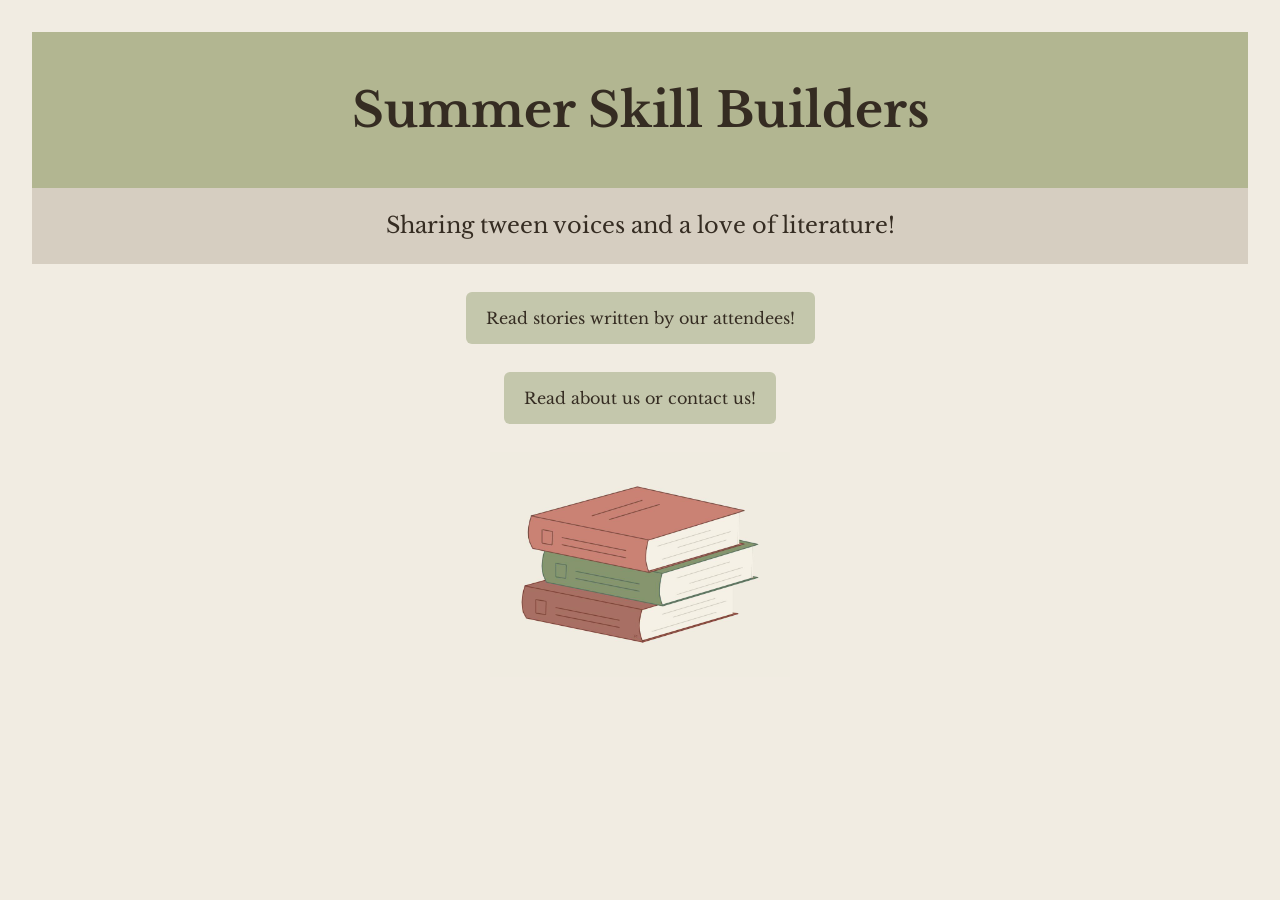
<file: index.html>
<!DOCTYPE html>
<html lang="en">
<head>
<!-- Google tag (gtag.js) -->
<script async src="https://www.googletagmanager.com/gtag/js?id=G-LCYBBWJ35Q"></script>
<script>
  window.dataLayer = window.dataLayer || [];
  function gtag(){dataLayer.push(arguments);}
  gtag('js', new Date());

  gtag('config', 'G-LCYBBWJ35Q');
</script>
    <meta charset="UTF-8">
    <meta name="viewport" content="width=device-width, initial-scale=1.0">
    <meta name="description" content="Summer Skill Builders: sharing tween voices and a love of literature.">
    <title>Summer Skill Builders</title>
    <link rel="stylesheet" href="style.css">
</head>
<body class="cream">
    <main>
        <header class="green">
            <h1 class="title">Summer Skill Builders</h1>
        </header>

        <section class="brown">
            <p class="heading">
                Sharing tween voices and a love of literature!
            </p>
        </section>

        <nav class="margin center" aria-label="Main navigation">
            <a class="a" href="./pages/stories.html">
                Read stories written by our attendees!
            </a>
        </nav>

        <nav class="margin center" aria-label="About us">
            <a class="a" href="./pages/about.html">
                Read about us or contact us!
            </a>
        </nav>

        <div class="center">
            <img
                class="book-image"
                src="book_stack.jpg"
                alt="Stack of books"
        </div>
    </main>
</body>
</html>
</file>
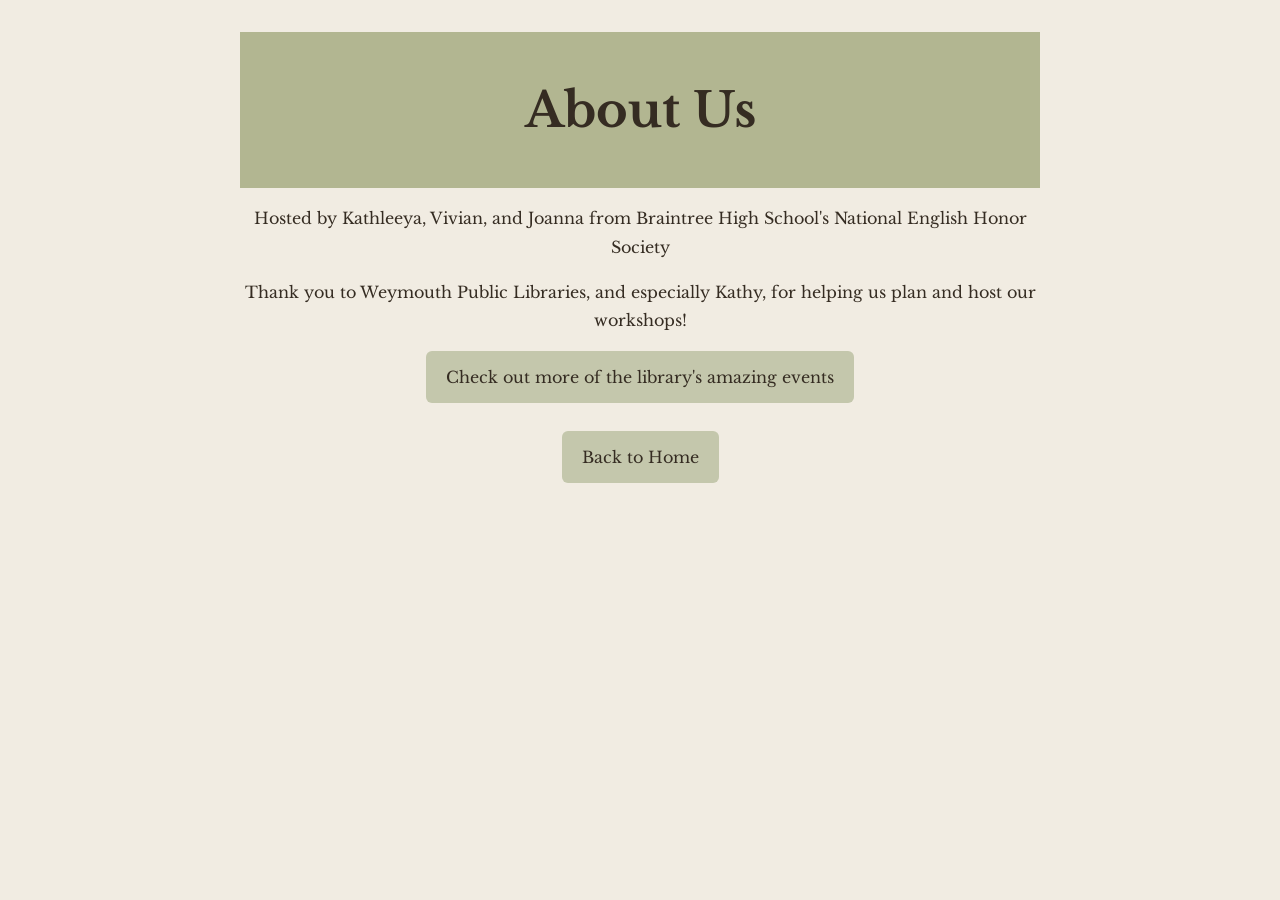
<file: pages/about.html>
<!DOCTYPE html>
<html lang="en">
<head>
<!-- Google tag (gtag.js) -->
<script async src="https://www.googletagmanager.com/gtag/js?id=G-LCYBBWJ35Q"></script>
<script>
  window.dataLayer = window.dataLayer || [];
  function gtag(){dataLayer.push(arguments);}
  gtag('js', new Date());

  gtag('config', 'G-LCYBBWJ35Q');
</script>
    <meta charset="UTF-8">
    <meta name="viewport" content="width=device-width, initial-scale=1.0">
    <title>About Us</title>
    <link rel="stylesheet" href="../style.css">
</head>
<body class="cream">
    <main class="content">
        <header class="green">
            <h1 class="title">
                About Us
            </h1>
        </header>

        <section>
            <p class="text center">
                Hosted by Kathleeya, Vivian, and Joanna from Braintree High School's National English Honor Society
            </p>

            <p class="text center">
                Thank you to Weymouth Public Libraries, and especially Kathy, for helping us plan and host our workshops!
            </p>

            <p class="text center">
                <a class="a" href="https://weymouth.assabetinteractive.com/calendar/upcoming-events/">
                    Check out more of the library's amazing events
                </a>
            </p>
        </section>

        <nav class="center margin" aria-label="Page navigation">
            <a class="a" href="../index.html">
                Back to Home
            </a>
        </nav>
      
    </main>
</body>
</html>
</file>
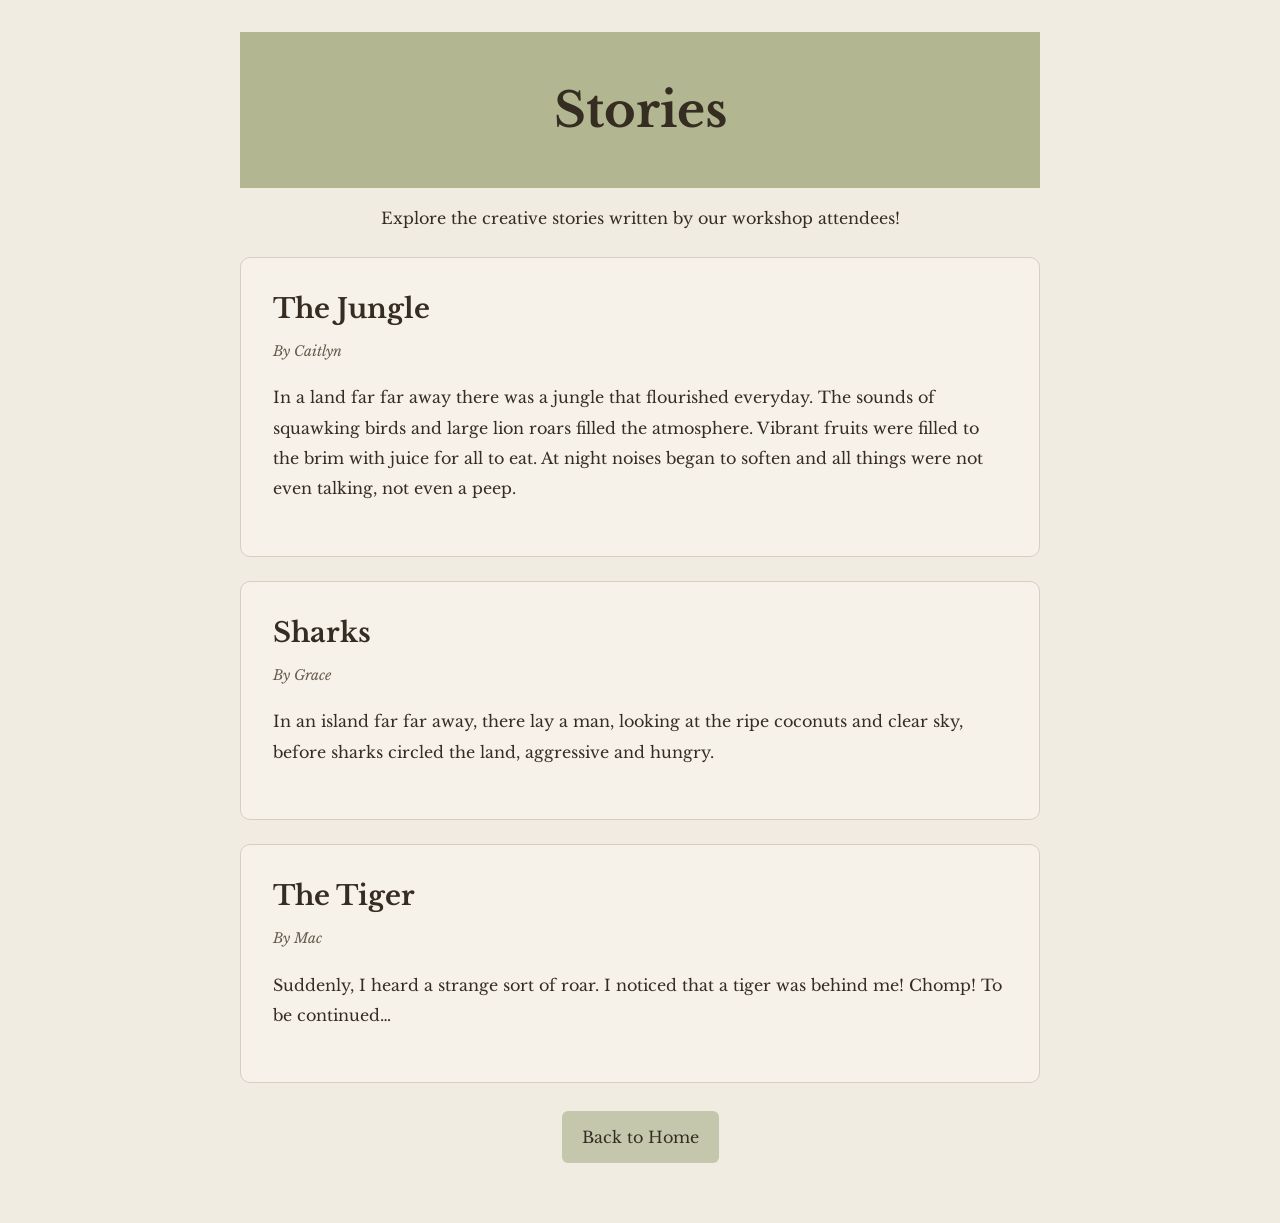
<file: pages/stories.html>
<!DOCTYPE html>
<html lang="en">
<head>
<!-- Google tag (gtag.js) -->
<script async src="https://www.googletagmanager.com/gtag/js?id=G-LCYBBWJ35Q"></script>
<script>
  window.dataLayer = window.dataLayer || [];
  function gtag(){dataLayer.push(arguments);}
  gtag('js', new Date());

  gtag('config', 'G-LCYBBWJ35Q');
</script>
    <meta charset="UTF-8">
    <meta name="viewport" content="width=device-width, initial-scale=1.0">
    <title>Stories</title>
    <link rel="stylesheet" href="../style.css">
</head>
<body class="cream">
    <main class="content">

        <header class="green">
            <h1 class="title">
                Stories
            </h1>
        </header>

        <p class="text center">
            Explore the creative stories written by our workshop attendees!
        </p>

        <article class="story">
            <h2 class="story-title">The Jungle</h2>

            <p class="story-author">
                By Caitlyn
            </p>

            <div class="story-content">
                <p>
                    In a land far far away there was a jungle that flourished everyday. The sounds of squawking birds and large lion roars filled the atmosphere. Vibrant fruits were filled to the brim with juice for all to eat. At night noises began to soften and all things were not even talking, not even a peep.
                </p>
            </div>
        </article>

        <article class="story">
            <h2 class="story-title">Sharks</h2>

            <p class="story-author">
                By Grace
            </p>

            <div class="story-content">
                <p>
                    In an island far far away, there lay a man, looking at the ripe coconuts and clear sky, before sharks circled the land, aggressive and hungry.
                </p>
            </div>
        </article>

        <article class="story">
            <h2 class="story-title">The Tiger</h2>

            <p class="story-author">
                By Mac
            </p>

            <div class="story-content">
                <p>
                    Suddenly, I heard a strange sort of roar. I noticed that a tiger was behind me! Chomp! To be continued…
                </p>
            </div>
        </article>

        <nav class="center margin" aria-label="Page navigation">
            <a class="a" href="../index.html">
                Back to Home
            </a>
        </nav>

    </main>
</body>
</html>
</file>
<file: style.css>
@import url('https://fonts.googleapis.com/css2?family=Libre+Baskerville:ital,wght@0,400..700;1,400..700&display=swap');

*,
*::before,
*::after {
    box-sizing: border-box;
}

html {
    -webkit-text-size-adjust: 100%;
}

body {
    margin: 0;
    overflow-wrap: break-word;
}

.cream {
    background-color: #f1ece2ff;
    min-height: 100vh;
    min-height: 100dvh;
    padding: clamp(16px, 4vw, 40px);
    color: #352c22;
    font-family: 'Libre Baskerville', serif;
}

.green {
    background-color: #b2b691ff;
    padding: clamp(24px, 5vw, 48px) 16px;
}

.brown {
    background-color: #d6cec1ff;
    padding: 20px 16px;
}

.title {
    color: #352c22;
    font-family: 'Libre Baskerville', serif;
    font-size: clamp(1.8rem, 5vw, 3rem);
    line-height: 1.25;
    font-weight: 700;
    text-align: center;
    margin: 0;
    padding: 0;
}

.heading {
    color: #352c22;
    font-family: 'Libre Baskerville', serif;
    font-size: clamp(0.95rem, 2.5vw, 1.4rem);
    line-height: 1.6;
    font-weight: 400;
    text-align: center;
    margin: 0;
}

.text {
    color: #352c22;
    font-family: 'Libre Baskerville', serif;
    font-size: clamp(0.875rem, 1.5vw, 1rem);
    font-weight: 400;
    line-height: 1.8;
}

.center {
    text-align: center;
}

.margin {
    margin: clamp(16px, 3vw, 28px) auto;
}

.a {
    display: inline-block;
    width: fit-content;
    max-width: 100%;
    padding: 14px 20px;
    min-height: 44px;
    background-color: #c4c7acff;
    color: #352c22;
    font-family: 'Libre Baskerville', serif;
    font-size: clamp(0.875rem, 1.5vw, 1rem);
    line-height: 1.5;
    text-align: center;
    text-decoration: none;
    overflow-wrap: anywhere;
    border-radius: 6px;
}

.a:hover {
    background-color: #b2b691;
}

a:focus-visible {
    outline: 3px solid #352c22;
    outline-offset: 4px;
    border-radius: 6px;
}

img {
    display: block;
    max-width: 100%;
    height: auto;
}

.book-image {
    width: min(300px, 100%);
    height: auto;
    margin: 24px auto 0;
}

.content {
    width: 100%;
    max-width: 800px;
    margin-inline: auto;
}

@media (min-width: 768px) {
    .cream {
        padding: 32px;
    }
}

@media (prefers-reduced-motion: reduce) {
    *,
    *::before,
    *::after {
        animation-duration: 0.01ms !important;
        animation-iteration-count: 1 !important;
        transition-duration: 0.01ms !important;
        scroll-behavior: auto !important;
    }
}

.story {
    background-color: #f6f1e9;
    border: 1px solid #d6cec1;
    border-radius: 10px;

    width: 100%;
    padding: clamp(18px, 4vw, 32px);
    margin: 24px auto;

    overflow-wrap: break-word;
}

.story-title {
    color: #352c22;
    font-family: 'Libre Baskerville', serif;
    font-size: clamp(1.2rem, 3vw, 1.7rem);
    line-height: 1.4;

    margin: 0 0 12px;
}

.story-author {
    color: #655b4d;
    font-family: 'Libre Baskerville', serif;
    font-size: 0.875rem;
    font-style: italic;
    line-height: 1.6;

    margin: 0 0 20px;
}

.story-content {
    color: #352c22;
    font-family: 'Libre Baskerville', serif;
    font-size: 1rem;
    line-height: 1.9;
}

.story-content p {
    margin: 0 0 1.25em;
}
</file>
